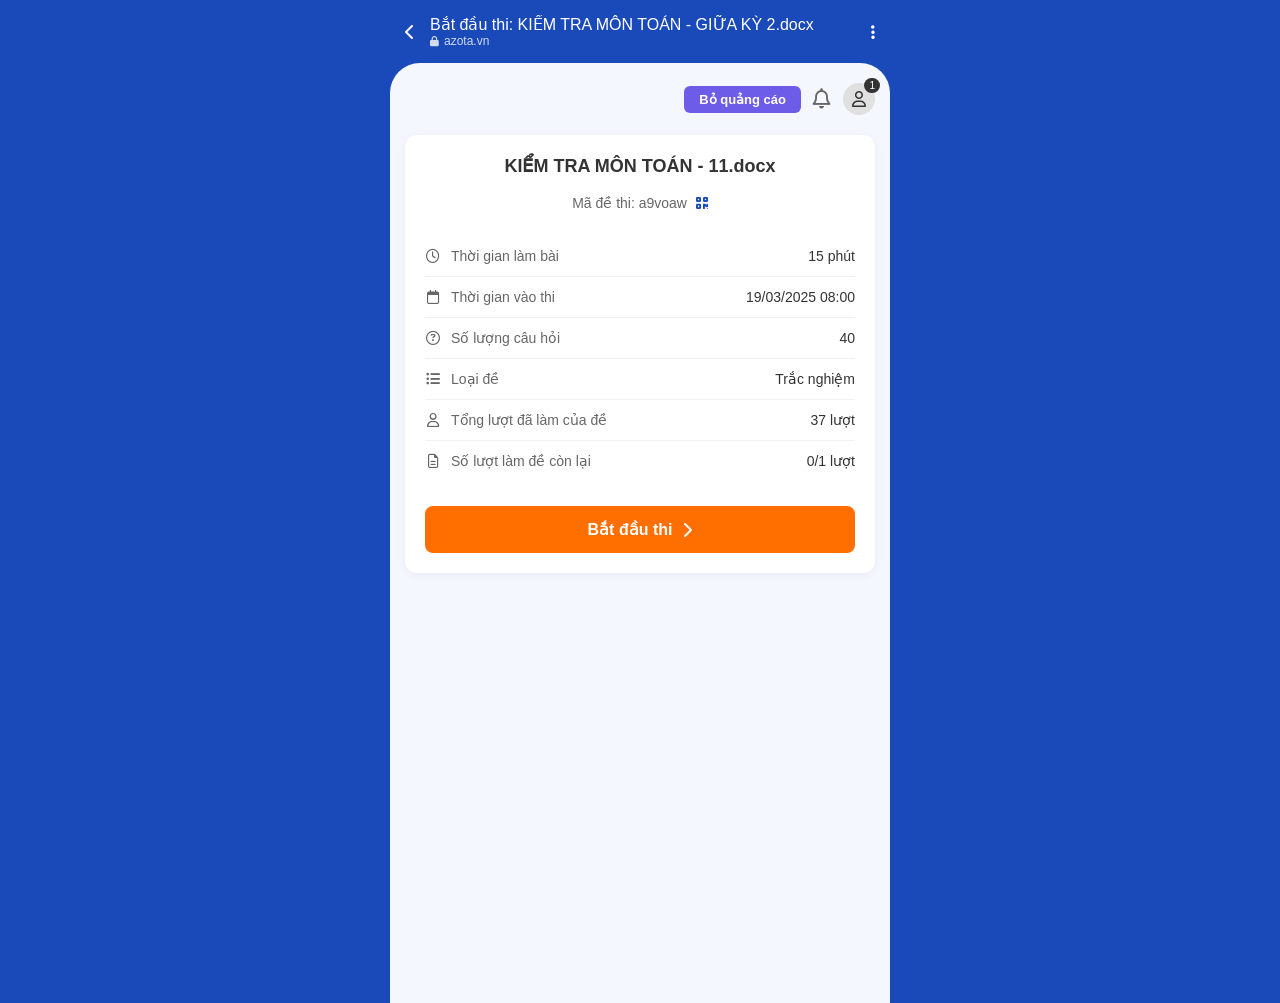
<file: index.html>
<!DOCTYPE html>
<html lang="vi">
<head>
    <meta charset="UTF-8">
    <meta name="viewport" content="width=device-width, initial-scale=1.0">
    <title>Azota - Kiểm tra Toán học</title>
    <link rel="stylesheet" href="style.css">
    <link rel="stylesheet" href="https://cdnjs.cloudflare.com/ajax/libs/font-awesome/6.4.2/css/all.min.css">
</head>
<body>

    <header class="app-header">
        <i class="fa-solid fa-chevron-left"></i>
        <div class="header-title">
            <h1>Bắt đầu thi: KIỂM TRA MÔN TOÁN - GIỮA KỲ 2.docx</h1>
            <span><i class="fa-solid fa-lock" style="font-size: 10px;"></i> azota.vn</span>
        </div>
        <i class="fa-solid fa-ellipsis-vertical"></i>
    </header>

    <div class="main-container">
        
        <div class="top-tools">
            <button class="btn-ad-free">Bỏ quảng cáo</button>
            <i class="fa-regular fa-bell" style="font-size: 20px; color: #666;"></i>
            <div class="profile-badge">
                <i class="fa-regular fa-user"></i>
                <span class="count">1</span>
            </div>
        </div>

        <div class="exam-card">
            <span class="exam-filename">KIỂM TRA MÔN TOÁN - 11.docx</P></span>
            <span class="exam-code">Mã đề thi: a9voaw <i class="fa-solid fa-qrcode"></i></span>

            <div class="info-list">
                <div class="info-item">
                    <div class="info-label"><i class="fa-regular fa-clock"></i> Thời gian làm bài</div>
                    <div class="info-value">15 phút</div>
                </div>
                <div class="info-item">
                    <div class="info-label"><i class="fa-regular fa-calendar"></i> Thời gian vào thi</div>
                    <div class="info-value">19/03/2025 08:00</div>
                </div>
                <div class="info-item">
                    <div class="info-label"><i class="fa-regular fa-circle-question"></i> Số lượng câu hỏi</div>
                    <div class="info-value">40</div>
                </div>
                <div class="info-item">
                    <div class="info-label"><i class="fa-solid fa-list-ul"></i> Loại đề</div>
                    <div class="info-value">Trắc nghiệm</div>
                </div>
                <div class="info-item">
                    <div class="info-label"><i class="fa-regular fa-user"></i> Tổng lượt đã làm của đề</div>
                    <div class="info-value">37 lượt</div>
                </div>
                <div class="info-item" style="border-bottom: none;">
                    <div class="info-label"><i class="fa-regular fa-file-lines"></i> Số lượt làm đề còn lại</div>
                    <div class="info-value">0/1 lượt</div>
                </div>
            </div>

            <button class="btn-start">
                Bắt đầu thi <i class="fa-solid fa-chevron-right"></i>
            </button>
        </div>

    </div>
    <script src="app.js"></script>
</body>
</html>
</file>
<file: style.css>
:root {
    --primary-blue: #1a49ba;
    --bg-light: #f4f7fe;
    --orange-action: #ff6f00;
    --text-main: #333;
    --text-gray: #666;
}

body {
    margin: 0;
    padding: 0;
    font-family: -apple-system, BlinkMacSystemFont, "Segoe UI", Roboto, Helvetica, Arial, sans-serif;
    background-color: var(--primary-blue);
    color: var(--text-main);
    max-width: 500px;
    margin: 0 auto;
}

.app-header {
    display: flex;
    align-items: center;
    justify-content: space-between;
    padding: 15px;
    color: white;
}

.header-title {
    flex-grow: 1;
    margin-left: 15px;
}

.header-title h1 {
    margin: 0;
    font-size: 16px;
    font-weight: 500;
    white-space: nowrap;
    overflow: hidden;
    text-overflow: ellipsis;
}

.header-title span {
    font-size: 12px;
    opacity: 0.8;
    display: flex;
    align-items: center;
    gap: 5px;
}

.main-container {
    background-color: var(--bg-light);
    border-top-left-radius: 30px;
    border-top-right-radius: 30px;
    min-height: 100vh;
    padding: 20px 15px;
}

/* Thanh công cụ phụ (Bỏ quảng cáo, Flag, Profile) */
.top-tools {
    display: flex;
    justify-content: flex-end;
    align-items: center;
    gap: 12px;
    margin-bottom: 20px;
}

.btn-ad-free {
    background-color: #6c5ce7;
    color: white;
    border: none;
    padding: 6px 15px;
    border-radius: 6px;
    font-size: 13px;
    font-weight: bold;
}

.flag-icon {
    width: 24px;
    border-radius: 2px;
}

.profile-badge {
    background: #e0e0e0;
    width: 32px;
    height: 32px;
    border-radius: 50%;
    display: flex;
    align-items: center;
    justify-content: center;
    position: relative;
}

.profile-badge .count {
    position: absolute;
    top: -5px;
    right: -5px;
    background: #333;
    color: white;
    font-size: 10px;
    padding: 2px 5px;
    border-radius: 10px;
}

.exam-card {
    background: white;
    border-radius: 12px;
    padding: 20px;
    box-shadow: 0 2px 10px rgba(0, 0, 0, 0.05);
    text-align: center;
}

.exam-filename {
    font-size: 18px;
    font-weight: bold;
    margin-bottom: 5px;
    display: block;
}

.exam-code {
    color: var(--text-gray);
    font-size: 14px;
    margin-bottom: 25px;
    display: block;
}

.exam-code i {
    color: var(--primary-blue);
    margin-left: 5px;
}

.info-list {
    text-align: left;
    margin-bottom: 25px;
}

.info-item {
    display: flex;
    justify-content: space-between;
    align-items: center;
    padding: 12px 0;
    border-bottom: 1px solid #f0f0f0;
    font-size: 14px;
}

.info-label {
    display: flex;
    align-items: center;
    gap: 10px;
    color: var(--text-gray);
}

.info-label i {
    width: 16px;
    text-align: center;
}

.info-value {
    font-weight: 500;
}

.btn-start {
    background-color: var(--orange-action);
    color: white;
    border: none;
    width: 100%;
    padding: 14px;
    border-radius: 8px;
    font-size: 16px;
    font-weight: bold;
    display: flex;
    cursor: pointer;
    justify-content: center;
    align-items: center;
    gap: 10px;
}

.btn-history {
    background: none;
    border: 1px solid #ddd;
    color: var(--text-gray);
    padding: 8px 20px;
    border-radius: 5px;
    margin-top: 30px;
    font-size: 14px;
}

.btn-start:active {
    filter: brightness(0.9);
    transform: scale(0.97);
    transition: filter 0.1s, transform 0.1s;
}
</file>
